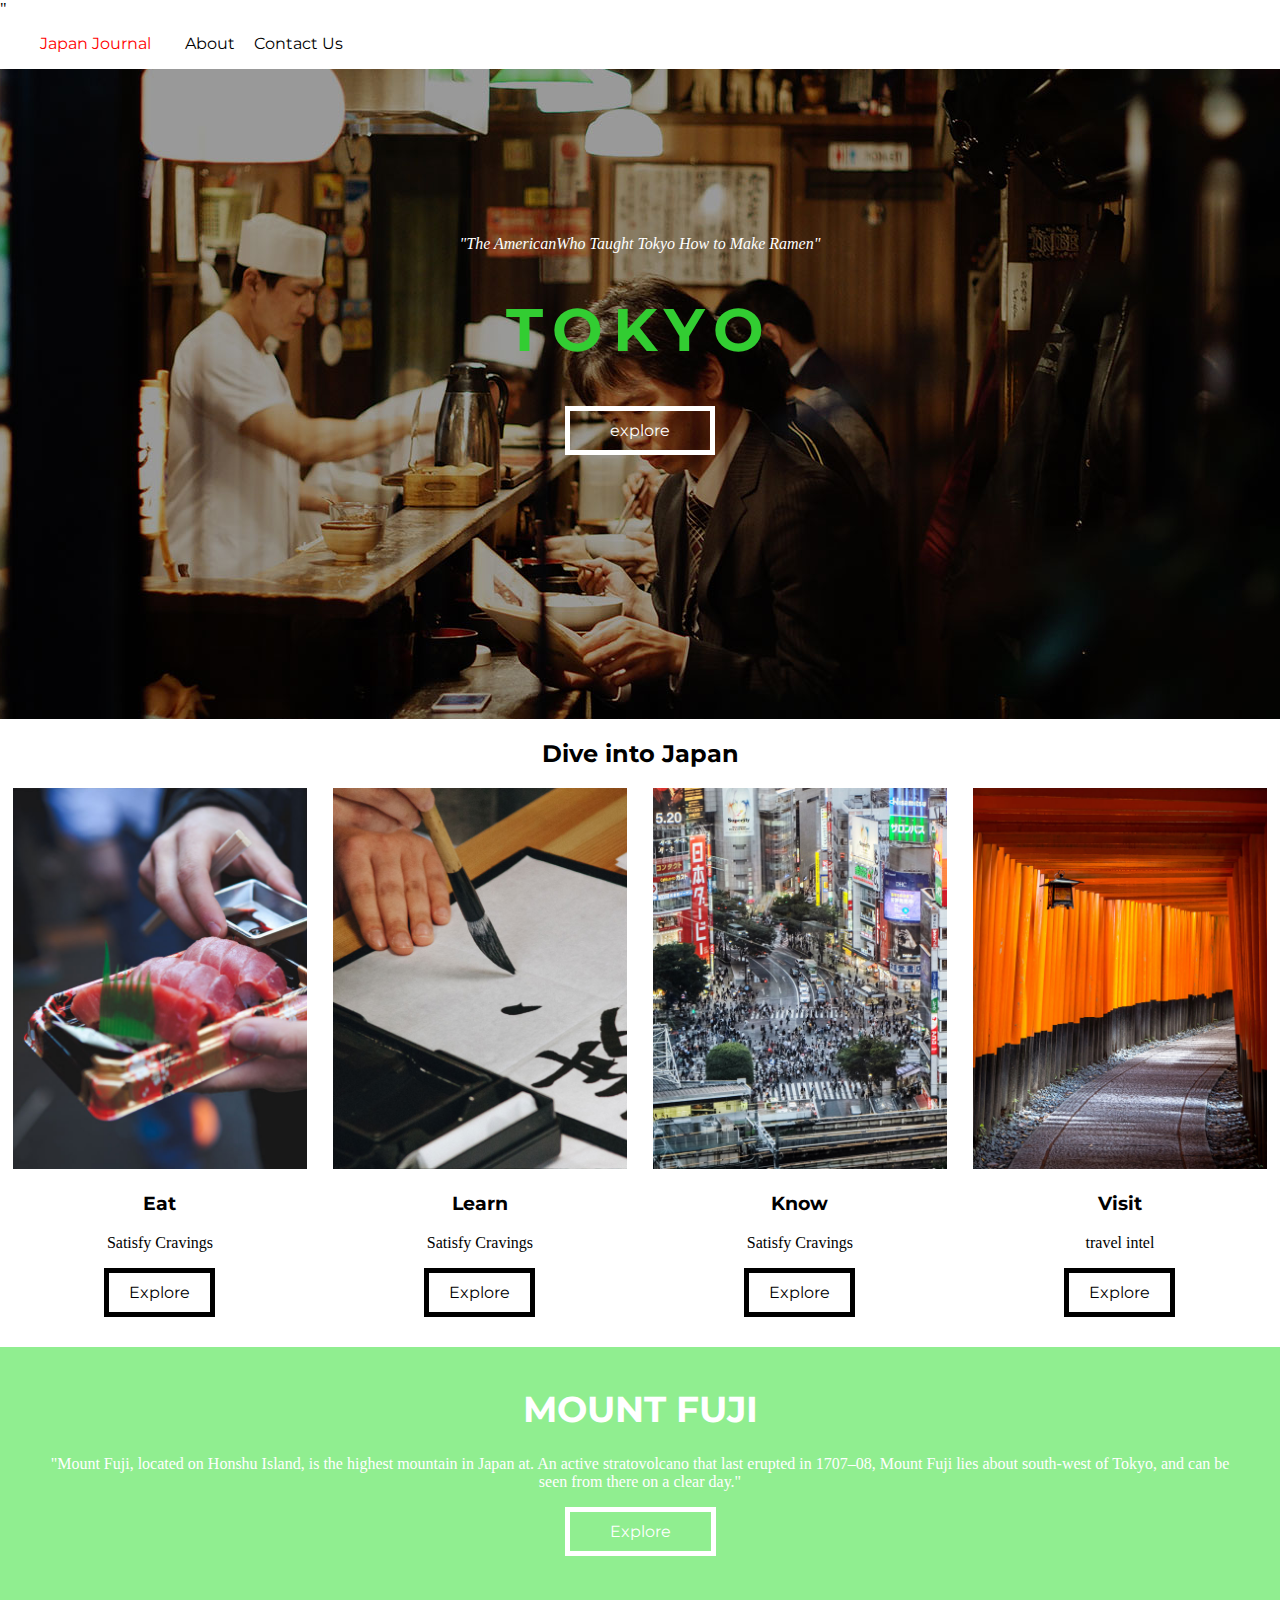
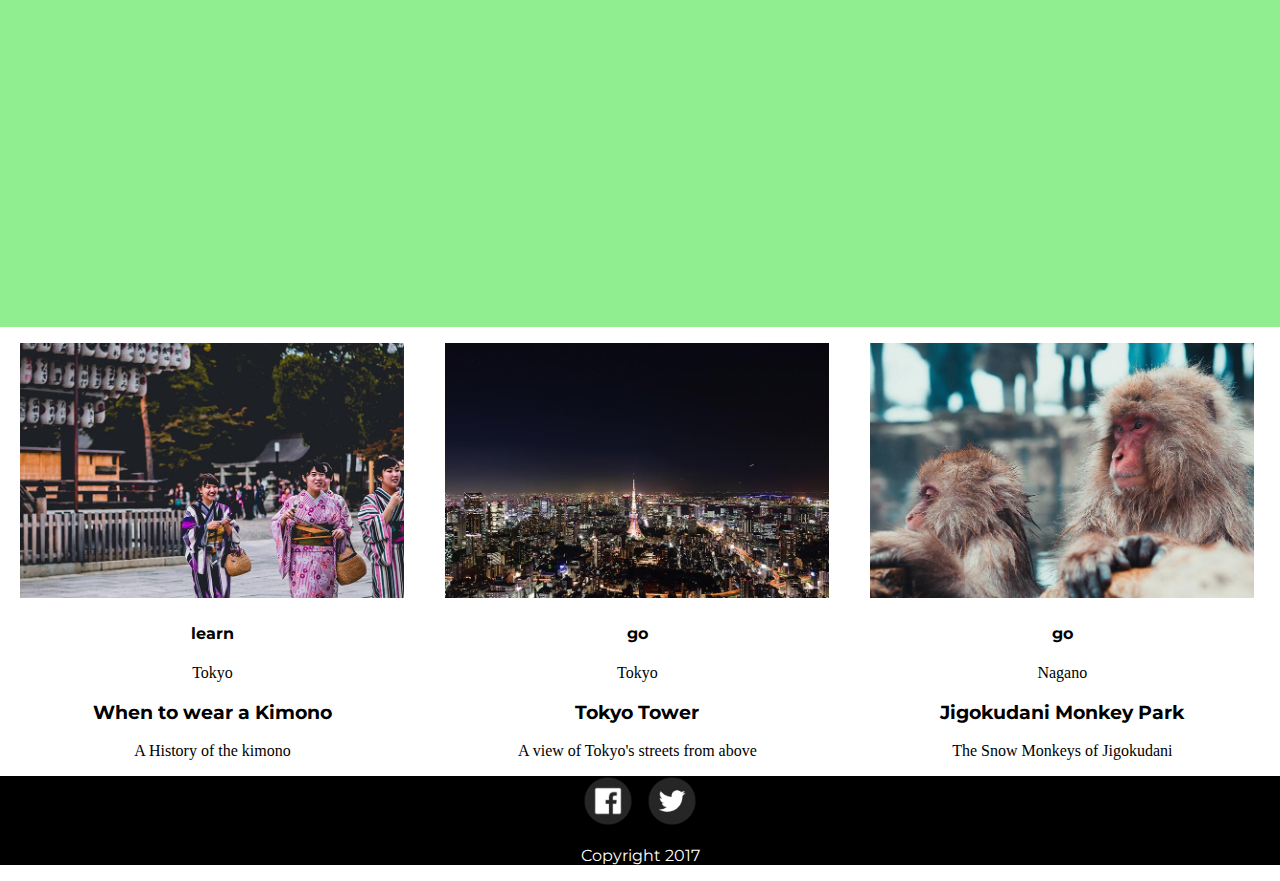
<file: index.html>
<!DOCTYPE html>
<html>
<head>
<meta charset='utf-8'>
<title>Japan Website</title>
<link href= "https://fonts.googleapis.com/css?family=Montserrat:400,700" rel="stylesheet">"
<link rel="stylesheet" href="css/style.css">
</head>
<body>
<nav>
<ul>
	<li><a class="logo" href="#"> Japan Journal</a></li>
	<li><a href="#"> About</a></li>	
	<li><a href="#"> Contact Us</a></li>
</ul>
</nav>

<header>
<p>"The AmericanWho Taught Tokyo How to Make Ramen"</p>
	<h1>Tokyo</h1>
	<a href="#"> explore</a>
</header>

<section class= "categories">
<h2> Dive into Japan</h2>
	<ul>
		<li>
			<img src="images/eat-section.jpg" alt="" >
			<h3>Eat</h3>
			<P> Satisfy Cravings</P>
			<a href="#"> Explore</a>
		</li>	
		<li>
			<img src="images/learn-section.jpg" alt="" >
			<h3>Learn</h3>
			<P> Satisfy Cravings</P>
			<a href="#"> Explore</a>
		</li>	
		<li>
			<img src="images/know-section.jpg" alt="" >
			<h3>Know</h3>
			<P> Satisfy Cravings</P>
			<a href="#"> Explore</a>
		</li>	
		<li>
			<img src="images/visit-section.jpg" alt="" >
			<h3>Visit</h3>
			<P> travel intel</P>
			<a href="#"> Explore</a>
		</li>	
			

		</li>

	</ul>
	

</section>

<section class="quote">
	
	<h1>Mount Fuji</h1>

	<p>"Mount Fuji, located on Honshu Island, is the highest mountain in Japan at. An active stratovolcano that last erupted in 1707–08, Mount Fuji lies about south-west of Tokyo, and can be seen from there on a clear day."</p>
	<a href="#">Explore</a>
</section>
	
<section class="featured">
	<ul>
		<li>
			<img src="images/kimono-card.jpg" alt="">
			<h4>learn</h4>
			<p>Tokyo</p>
			<h3>When to wear a Kimono</h3>
			<p>A History of the kimono</p>

		</li>
		<li>
			<img src="images/tower-card.jpg" alt="">
			<h4>go</h4>
			<p>Tokyo</p>
			<h3>Tokyo Tower</h3>
			<p>A view of Tokyo's streets from above</p>

		</li>
		<li>
			<img src="images/monkey-card.jpg" alt="">
			<h4>go</h4>
			<p>Nagano</p>
			<h3>Jigokudani Monkey Park</h3>
			<p>The Snow Monkeys of Jigokudani</p>

		</li>
	</ul>


</section>
<footer>
	<a href="#"><img src=" images/facebook.png" alt=" "></a>
	<a href="#"><img src=" images/twitter.png" alt=" "></a>
	<p> Copyright 2017</p>

</footer>
<body>
</html>
</file>
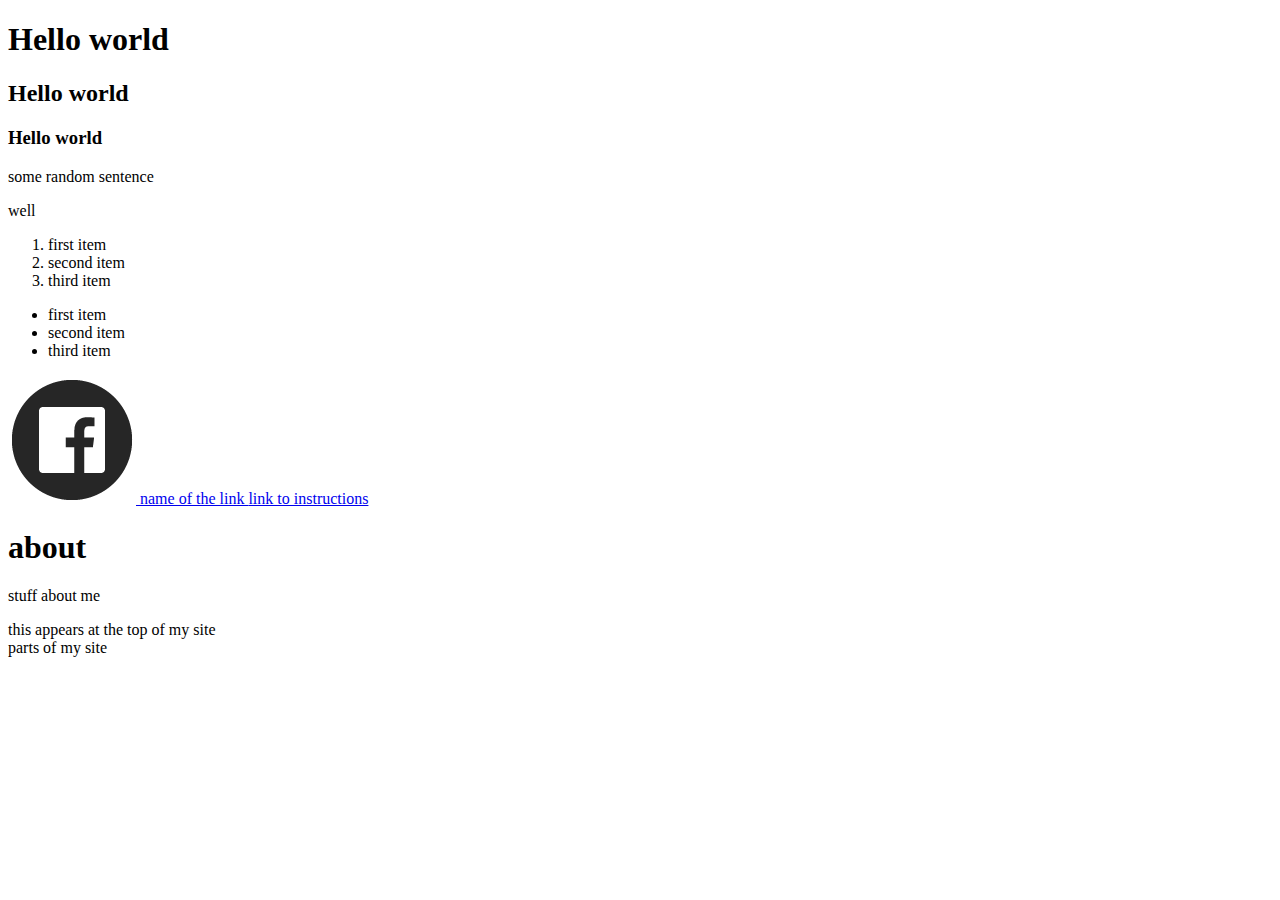
<file: index - copy.html>
<!DOCTYPE html>
<html>
<head>
<meta charset='utf-8'>
<title>Japan Website</title>
</head>
<body>

<h1> Hello world</h1>
<h2> Hello world</h3>
<h3> Hello world</h3>

<p> some random sentence</p>
<P> well</P>

<ol>
	<li>first item</li>
	<li>second item</li>
	<li>third item</li>


</ol>

<ul>
	<li>first item</li>
	<li>second item</li>
	<li>third item</li>
</ul>


<a href="http://www.google.com" target="_blank">
	<img src="images/facebook.png" alt="facebook icon">
</a>


<a href="http://www.google.com" target="_blank">name of the link
</a>

<a href="instructions.html">link to instructions</a>


<div>
	<h1>about</h1>
	<p>stuff about me</p>


</div>

</nav>

<header>
	
	this appears at the top of my site
</header>

<section>
	
	parts of my site
</section>


<footer>
	
	
</footer>

<body>
</html>
</file>
<file: css/style.css>
body {
	margin: 0;

}

a {
	display: inline-block;
}

header, .quote {
	text-align: center;
	color: limegreen;
	height: 500px;
	background-size: cover;	
	padding-top: 150px;
	margin-top: 0px;
	background: lightgreen url(../images/header-bg.jpg) center
no-repeat;
}


header p {
	color:white;
	font-style: italic;

}

header h1 {
	font-size: 60px;
	text-transform: uppercase;
	letter-spacing: 10px;

}

header a{ 
	color:white ;
	font-family: 'Montserrat',sans-serif;
	border: 5px solid white;
	padding: 10px 40px;
	text-decoration:none;
 }

 header a:hover {
 	background: white;
 	color: black;
 }
/* header stuff */

.categories a { 
	color:black ;
	font-family: 'Montserrat',sans-serif;
	border: 5px solid black;
	padding: 10px 20px;
	text-decoration:none;
 }

 .categories a:hover {
 	background: black;
 	color: white;
 }

 h1, h2, h3, h4 {
	font-family: 'Montserrat', sans-serif;
}

nav ul li {
	display: inline;
}


nav a {
	color: black;
	text-decoration: none;
	font-family: 'Montserrat',sans-serif;
	margin-right: 15px;

}

.logo{
	color:red;
	margin-right: 30px;

}

.categories {
	text-align: center;

}

.categories ul {
	padding: 0;
}

.categories ul li {

	width: 23%;
	float: left;
	list-style: none;
	padding: 0 1%;
	margin-bottom: 30px
}

.categories img{ 
max-width: 100%;
 }

.quote {
	clear: both;
}

.quote {

	background: lightgreen url(../images/quote-bg.jpg) center
no-repeat;

	background-attachment: fixed;
	background-size: cover;
	text-align: center;
	min-height: 400px;
	padding:40px;
	color: white;
}
.quote h1{
	font-size: 36px;
	margin-top:0;
	text-transform: uppercase;
}	

.quote a{ 
	color:white ;
	font-family: 'Montserrat',sans-serif;
	border: 5px solid white;
	padding: 10px 40px;
	text-decoration:none;
 }

 .quote a:hover {
 	background: white;
 	color:black;
 }

.featured {
	text-align: center;	
}

.featured ul{
	padding:0;
}
.featured img {
max-width: 100%
}
.featured ul li {
	width: 30%;
	float: left;
	list-style: none;
	padding: 0 1.6%;

}

footer {
clear: both;
padding-top: 20px 0;
background-color: black;
text-align: center;
background-size: cover;
font-family: 'montserrat';
color:white;
}

footer img {
 	width: 50px;
 	height: auto;
 	margin: 0 5px;
	
	

}
</file>
